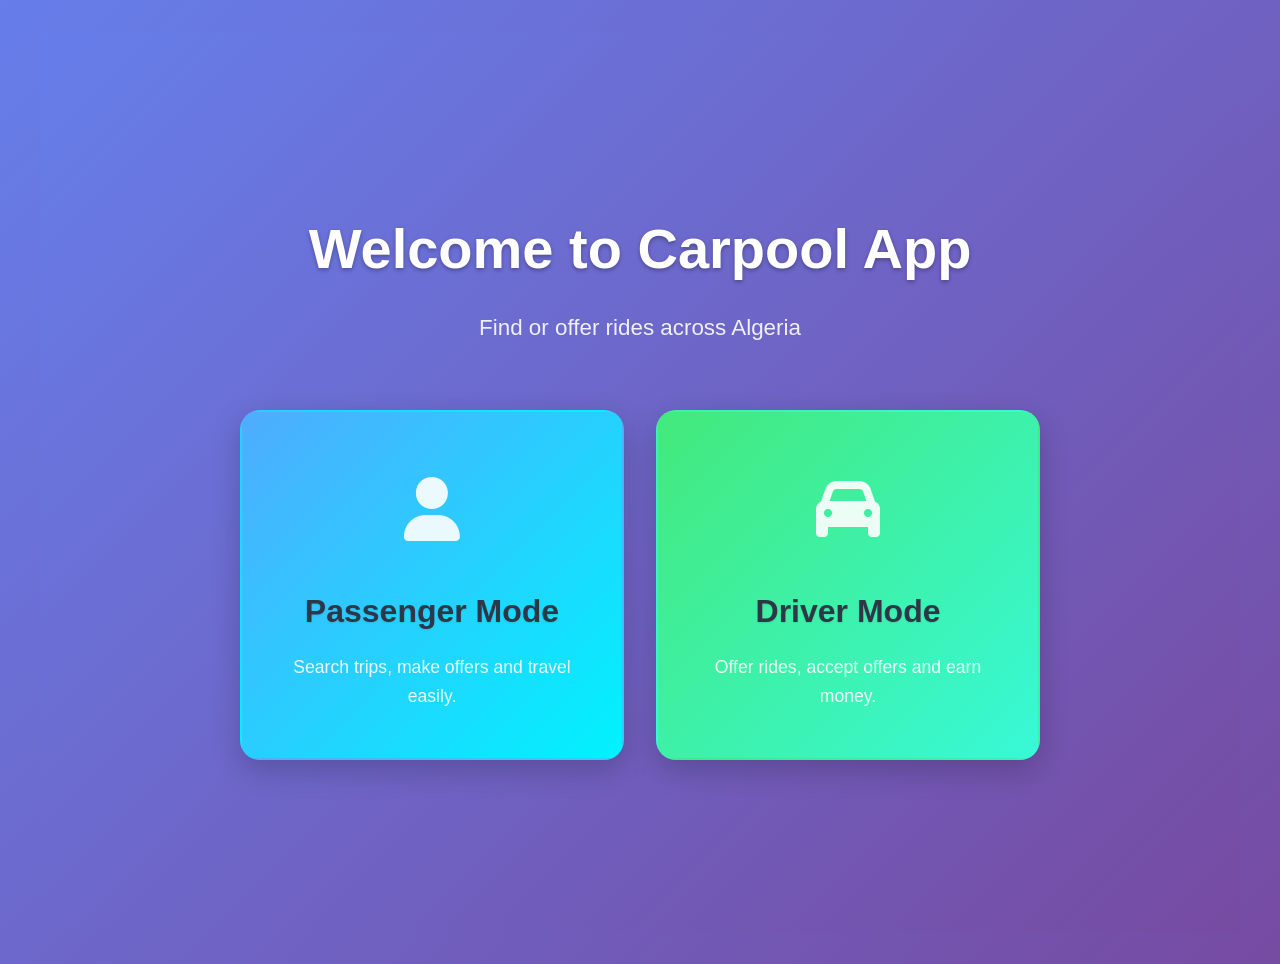
<file: static/index.html>
<!DOCTYPE html>
<html lang="fr">
<head>
    <meta charset="UTF-8">
    <meta name="viewport" content="width=device-width, initial-scale=1.0">
    <title>Carpooling App</title>
    <script>
        // Redirect to new home page
        window.location.href = '/static/pages/home.html';
    </script>
</head>
<body>
    <p>Redirecting to the new home page...</p>
</body>
</html>
                </div>
            </section>
        </div>
    </main>
    <footer>
        <p>&copy; 2026 Carpooling App. All rights reserved.</p>
    </footer>
</body>
</html>
</file>
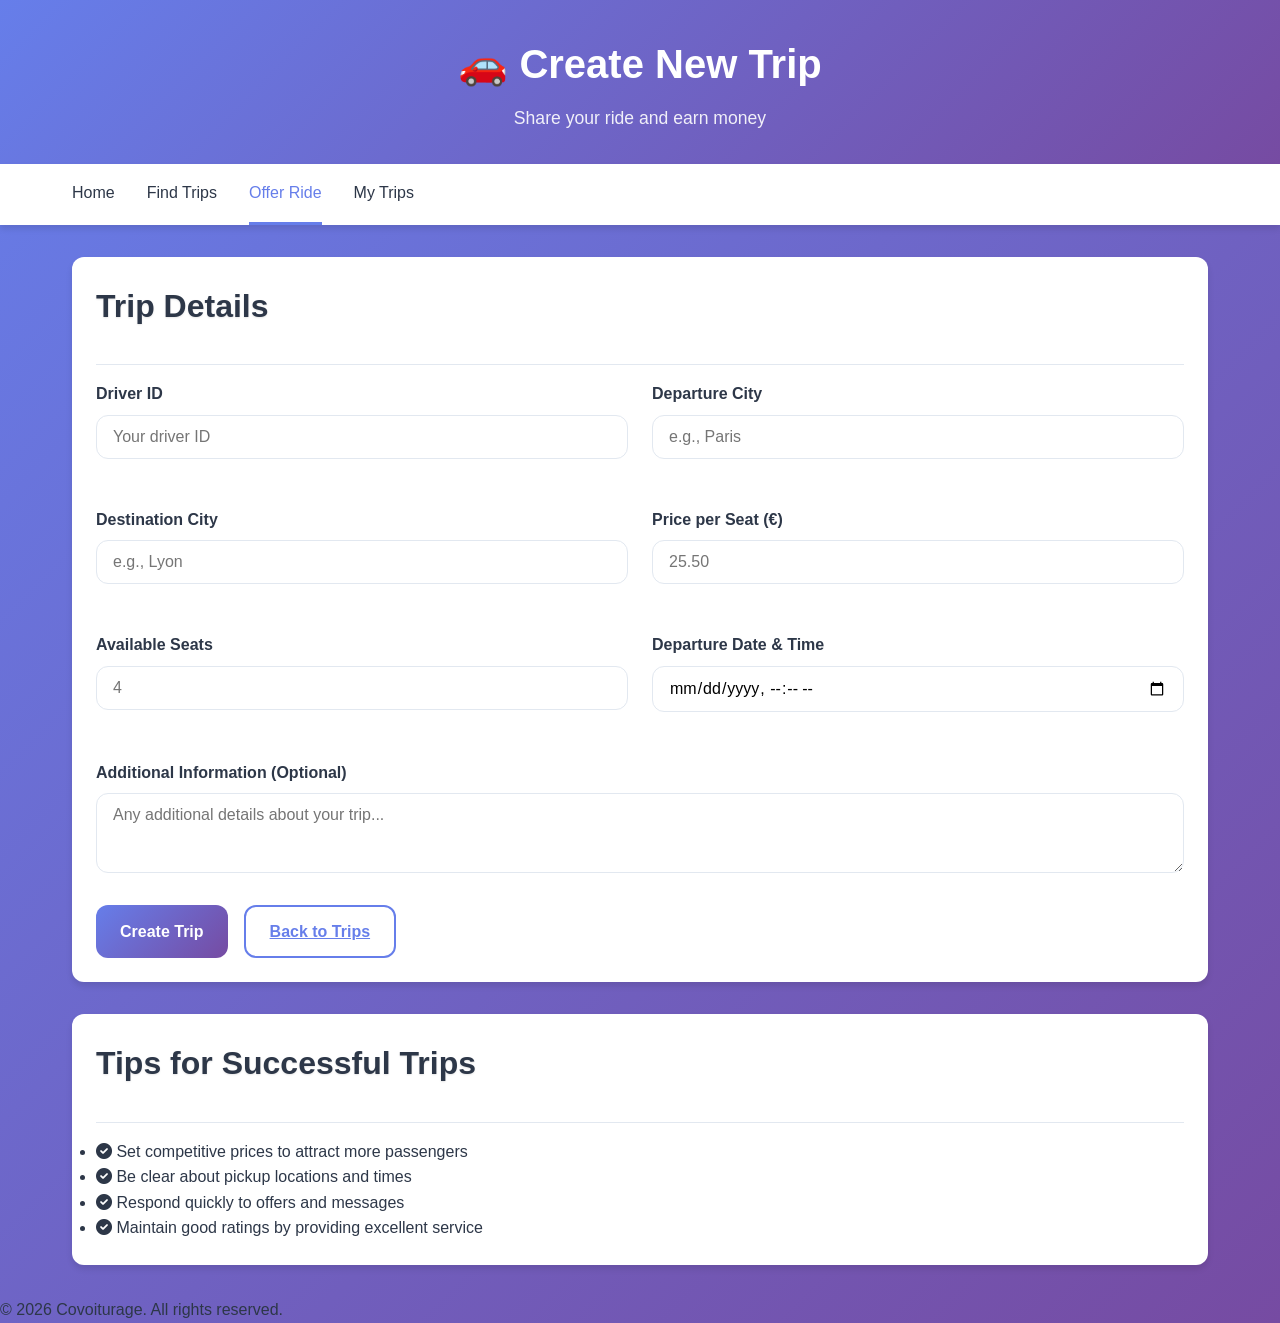
<file: static/create_trip.html>
<!DOCTYPE html>
<html lang="fr">
<head>
    <meta charset="UTF-8">
    <meta name="viewport" content="width=device-width, initial-scale=1.0">
    <title>Create Trip - Redirecting</title>
    <script>
        // Redirect to new create trip page
        window.location.href = '/static/pages/create_trip.html';
    </script>
</head>
<body>
    <p>Redirecting to the new create trip page...</p>
</body>
</html>
</file>
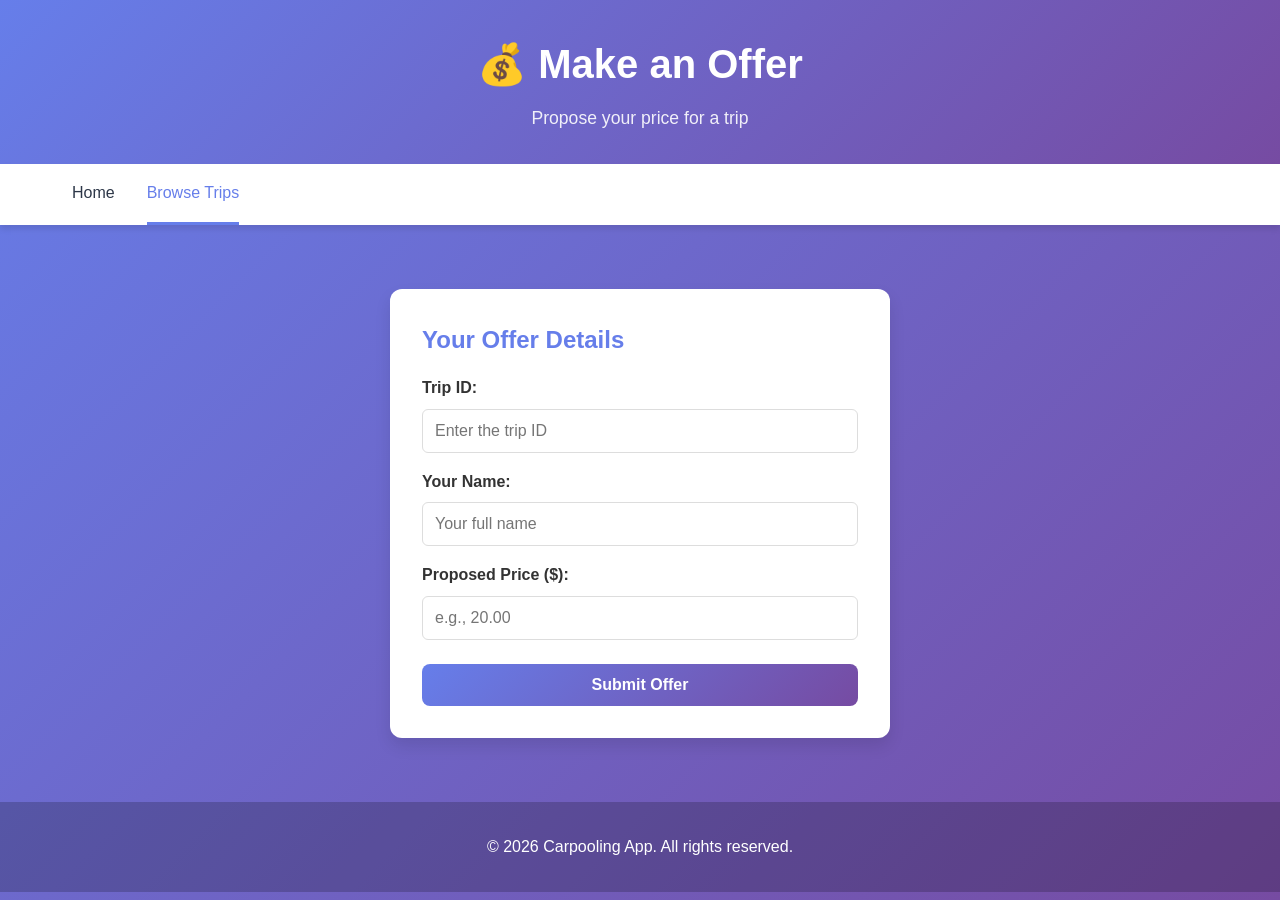
<file: static/offer.html>
<!DOCTYPE html>
<html lang="en">
<head>
    <meta charset="UTF-8">
    <meta name="viewport" content="width=device-width, initial-scale=1.0">
    <title>Make an Offer - Carpooling</title>
    <link rel="stylesheet" href="/static/styles.css">
</head>
<body>
    <header>
        <div class="header-content">
            <h1>💰 Make an Offer</h1>
            <p class="header-subtitle">Propose your price for a trip</p>
        </div>
    </header>
    <nav class="navbar">
        <div class="nav-container">
            <a href="/static/index.html" class="nav-link">Home</a>
            <a href="/static/trips.html" class="nav-link active">Browse Trips</a>
        </div>
    </nav>
    <main>
        <form id="make-offer-form">
            <h2 style="color: #667eea; margin-top: 0;">Your Offer Details</h2>
            
            <label for="trip_id">Trip ID:</label>
            <input type="number" id="trip_id" name="trip_id" required placeholder="Enter the trip ID">
            
            <label for="passenger_name">Your Name:</label>
            <input type="text" id="passenger_name" name="passenger_name" required placeholder="Your full name">
            
            <label for="proposed_price">Proposed Price ($):</label>
            <input type="number" id="proposed_price" name="proposed_price" step="0.01" required placeholder="e.g., 20.00">
            
            <button type="submit">Submit Offer</button>
        </form>
    </main>
    <footer>
        <p>&copy; 2026 Carpooling App. All rights reserved.</p>
    </footer>
    <script src="/static/app.js"></script>
    <script>
        if (document.getElementById('make-offer-form')) {
            document.getElementById('make-offer-form').addEventListener('submit', function(e) {
                e.preventDefault();
                const formData = new FormData(e.target);
                const data = {
                    trip_id: parseInt(formData.get('trip_id')),
                    passenger_name: formData.get('passenger_name'),
                    proposed_price: parseFloat(formData.get('proposed_price'))
                };
                fetch('http://localhost:8000/offers', {
                    method: 'POST',
                    headers: {'Content-Type': 'application/json'},
                    body: JSON.stringify(data)
                })
                .then(response => {
                    if (!response.ok) throw new Error('Failed to submit offer');
                    return response.json();
                })
                .then(data => {
                    alert('Offer submitted successfully! Offer ID: ' + data.id);
                    document.getElementById('make-offer-form').reset();
                })
                .catch(error => {
                    console.error('Error:', error);
                    alert('Error submitting offer: ' + error.message);
                });
            });
        }
    </script>
</body>
</html>
</file>
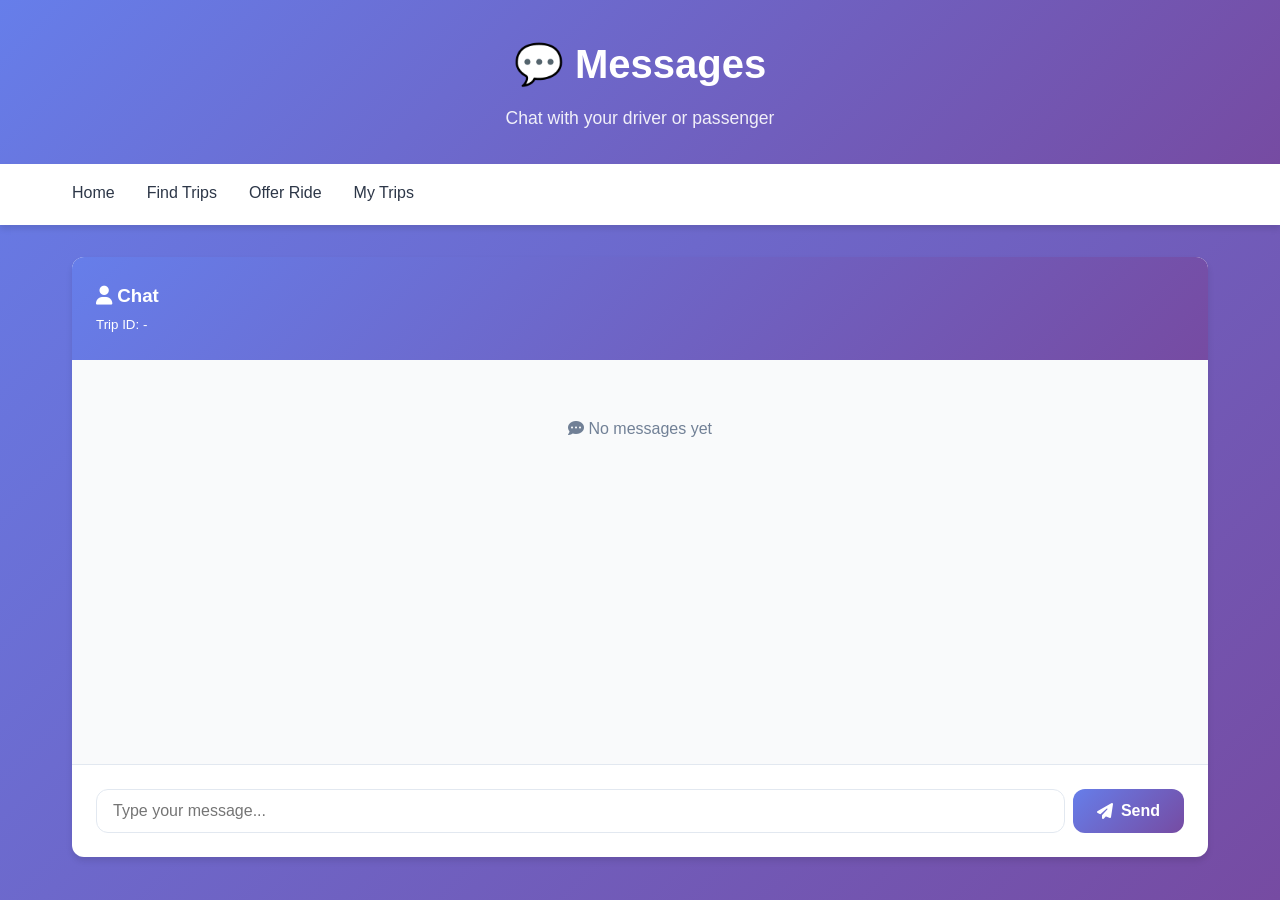
<file: static/pages/chat.html>
<!DOCTYPE html>
<html lang="en">
<head>
    <meta charset="UTF-8">
    <meta name="viewport" content="width=device-width, initial-scale=1.0">
    <title>Chat - Covoiturage Algeria</title>
    <link rel="stylesheet" href="/static/css/style.css">
    <link href="https://cdnjs.cloudflare.com/ajax/libs/font-awesome/6.4.0/css/all.min.css" rel="stylesheet">
</head>
<body>
    <header>
        <div class="header-content">
            <h1>💬 Messages</h1>
            <p class="header-subtitle">Chat with your driver or passenger</p>
        </div>
    </header>

    <nav class="navbar">
        <div class="nav-container">
            <a href="/static/pages/home.html" class="nav-link">Home</a>
            <a href="/static/pages/trips.html" class="nav-link">Find Trips</a>
            <a href="/static/pages/create_trip.html" class="nav-link">Offer Ride</a>
            <a href="/static/pages/trip_history.html" class="nav-link">My Trips</a>
        </div>
    </nav>

    <main>
        <div id="alerts-container"></div>

        <div class="chat-container">
            <div class="chat-header">
                <div>
                    <h3><i class="fas fa-user"></i> <span id="partner-name">Chat</span></h3>
                    <small>Trip ID: <span id="trip-id-display">-</span></small>
                </div>
            </div>
            
            <div class="chat-messages" id="messages-container">
                <div class="text-center" style="padding: 2rem; color: var(--text-light);">
                    <p><i class="fas fa-commenting"></i> No messages yet</p>
                </div>
            </div>
            
            <div class="chat-input-area">
                <form id="message-form" class="input-group">
                    <input type="hidden" id="chat-trip-id">
                    <input type="hidden" id="chat-sender-id" value="1">
                    <input type="text" id="message-input" class="form-input" placeholder="Type your message..." required>
                    <button type="submit" class="btn btn-primary">
                        <i class="fas fa-paper-plane"></i> Send
                    </button>
                </form>
            </div>
        </div>
    </main>

    <script src="/static/js/app.js"></script>
    <script>
        document.addEventListener('DOMContentLoaded', () => {
            const urlParams = new URLSearchParams(window.location.search);
            const tripId = urlParams.get('trip_id');
            const partnerName = urlParams.get('partner_name') || 'User';
            
            if (tripId) {
                document.getElementById('chat-trip-id').value = tripId;
                document.getElementById('trip-id-display').textContent = tripId;
                document.getElementById('partner-name').textContent = partnerName;
                loadChatMessages(tripId);
            }
            
            document.getElementById('message-form').addEventListener('submit', sendMessage);
        });

        function loadChatMessages(tripId) {
            fetch(`/messages/${tripId}`)
                .then(res => res.json())
                .then(messages => {
                    const container = document.getElementById('messages-container');
                    if (!messages || messages.length === 0) {
                        container.innerHTML = '<div class="text-center" style="padding: 2rem; color: var(--text-light);"><p><i class="fas fa-commenting"></i> No messages yet</p></div>';
                        return;
                    }

                    container.innerHTML = messages.map(msg => `
                        <div class="message ${msg.sender_id == 1 ? 'sent' : 'received'}">
                            <div class="message-bubble">
                                ${msg.message}
                                <div class="message-time">${new Date(msg.created_at).toLocaleTimeString()}</div>
                            </div>
                        </div>
                    `).join('');
                    
                    container.scrollTop = container.scrollHeight;
                })
                .catch(err => showError('Failed to load messages'));
        }

        function sendMessage(e) {
            e.preventDefault();
            
            const tripId = document.getElementById('chat-trip-id').value;
            const message = document.getElementById('message-input').value;
            const senderId = parseInt(document.getElementById('chat-sender-id').value);
            
            fetch('/messages', {
                method: 'POST',
                headers: { 'Content-Type': 'application/json' },
                body: JSON.stringify({
                    trip_id: parseInt(tripId),
                    sender_id: senderId,
                    receiver_id: senderId === 1 ? 2 : 1,
                    message: message
                })
            })
            .then(res => res.json())
            .then(() => {
                document.getElementById('message-input').value = '';
                loadChatMessages(tripId);
                showSuccess('Message sent!');
            })
            .catch(err => showError('Failed to send message'));
        }
    </script>
</body>
</html>
</file>
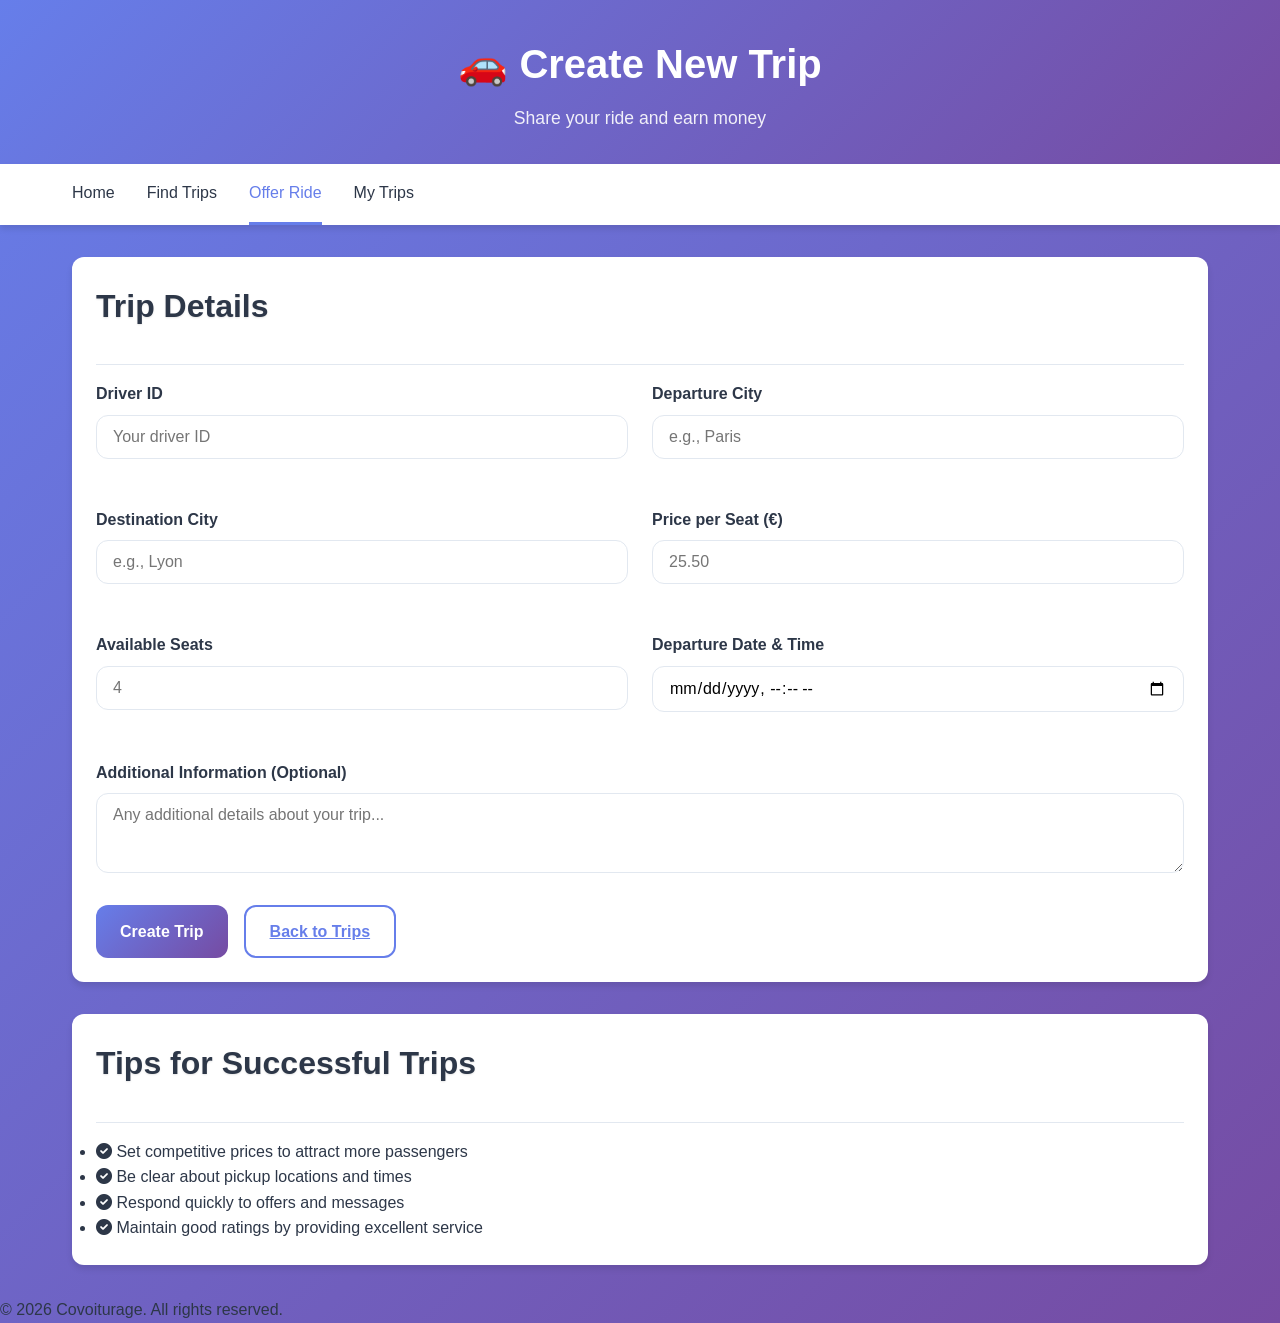
<file: static/pages/create_trip.html>
<!DOCTYPE html>
<html lang="fr">
<head>
    <meta charset="UTF-8">
    <meta name="viewport" content="width=device-width, initial-scale=1.0">
    <title>Create Trip - Covoiturage</title>
    <link rel="stylesheet" href="/static/css/style.css">
    <link href="https://cdnjs.cloudflare.com/ajax/libs/font-awesome/6.0.0/css/all.min.css" rel="stylesheet">
</head>
<body>
    <header>
        <div class="header-content">
            <h1>🚗 Create New Trip</h1>
            <p class="header-subtitle">Share your ride and earn money</p>
        </div>
    </header>

    <nav class="navbar">
        <div class="nav-container">
            <a href="/static/pages/home.html" class="nav-link">Home</a>
            <a href="/static/pages/trips.html" class="nav-link">Find Trips</a>
            <a href="/static/pages/create_trip.html" class="nav-link active">Offer Ride</a>
            <a href="/static/pages/trip_history.html" class="nav-link">My Trips</a>
        </div>
    </nav>

    <main>
        <div class="card">
            <div class="card-header">
                <h2 class="card-title">Trip Details</h2>
            </div>

            <form id="create-trip-form">
                <div class="form-row">
                    <div class="form-group">
                        <label for="driver_id" class="form-label">Driver ID</label>
                        <input type="number" id="driver_id" name="driver_id" class="form-input" required placeholder="Your driver ID">
                    </div>

                    <div class="form-group">
                        <label for="departure_city" class="form-label">Departure City</label>
                        <input type="text" id="departure_city" name="departure_city" class="form-input" required placeholder="e.g., Paris">
                    </div>
                </div>

                <div class="form-row">
                    <div class="form-group">
                        <label for="destination_city" class="form-label">Destination City</label>
                        <input type="text" id="destination_city" name="destination_city" class="form-input" required placeholder="e.g., Lyon">
                    </div>

                    <div class="form-group">
                        <label for="price" class="form-label">Price per Seat (€)</label>
                        <input type="number" id="price" name="price" class="form-input" step="0.01" required placeholder="25.50">
                    </div>
                </div>

                <div class="form-row">
                    <div class="form-group">
                        <label for="available_seats" class="form-label">Available Seats</label>
                        <input type="number" id="available_seats" name="available_seats" class="form-input" required placeholder="4">
                    </div>

                    <div class="form-group">
                        <label for="departure_date" class="form-label">Departure Date & Time</label>
                        <input type="datetime-local" id="departure_date" name="departure_date" class="form-input" required>
                    </div>
                </div>

                <div class="form-group">
                    <label for="description" class="form-label">Additional Information (Optional)</label>
                    <textarea id="description" name="description" class="form-input" rows="3" placeholder="Any additional details about your trip..."></textarea>
                </div>

                <div class="form-actions">
                    <button type="submit" class="btn btn-primary">Create Trip</button>
                    <a href="/static/pages/trips.html" class="btn btn-outline">Back to Trips</a>
                </div>
            </form>
        </div>

        <div class="card">
            <div class="card-header">
                <h3 class="card-title">Tips for Successful Trips</h3>
            </div>
            <ul class="tips-list">
                <li><i class="fas fa-check-circle"></i> Set competitive prices to attract more passengers</li>
                <li><i class="fas fa-check-circle"></i> Be clear about pickup locations and times</li>
                <li><i class="fas fa-check-circle"></i> Respond quickly to offers and messages</li>
                <li><i class="fas fa-check-circle"></i> Maintain good ratings by providing excellent service</li>
            </ul>
        </div>
    </main>

    <footer>
        <p>&copy; 2026 Covoiturage. All rights reserved.</p>
    </footer>

    <script src="/static/js/app.js"></script>
</body>
</html>
</file>
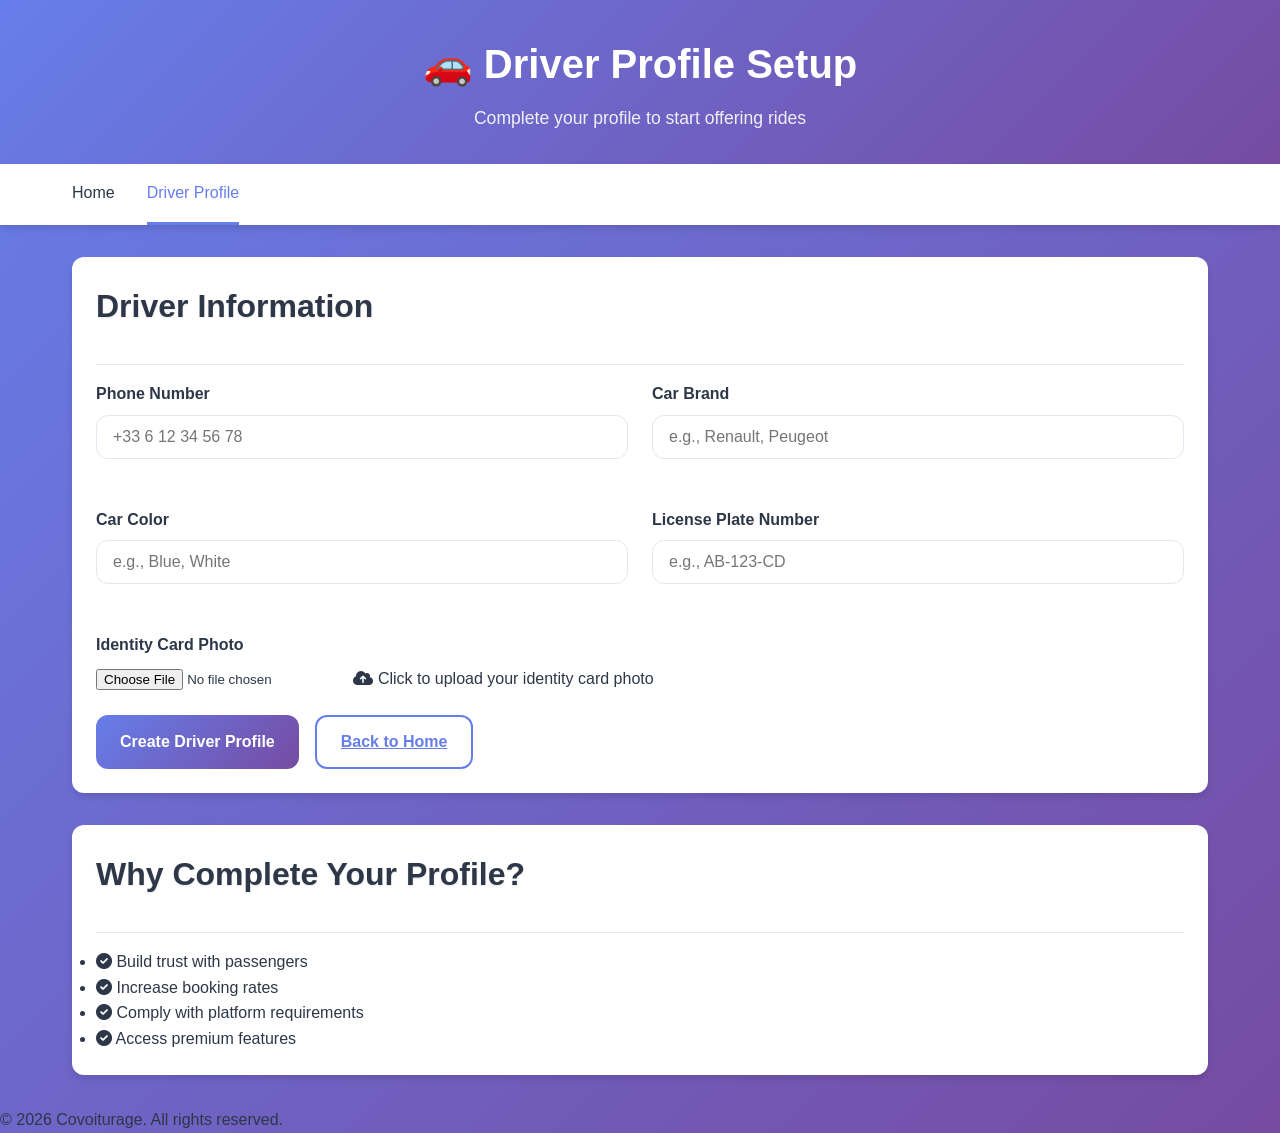
<file: static/pages/driver_profile.html>
<!DOCTYPE html>
<html lang="fr">
<head>
    <meta charset="UTF-8">
    <meta name="viewport" content="width=device-width, initial-scale=1.0">
    <title>Driver Profile - Covoiturage</title>
    <link rel="stylesheet" href="/static/css/style.css">
    <link href="https://cdnjs.cloudflare.com/ajax/libs/font-awesome/6.0.0/css/all.min.css" rel="stylesheet">
</head>
<body>
    <header>
        <div class="header-content">
            <h1>🚗 Driver Profile Setup</h1>
            <p class="header-subtitle">Complete your profile to start offering rides</p>
        </div>
    </header>

    <nav class="navbar">
        <div class="nav-container">
            <a href="/static/pages/home.html" class="nav-link">Home</a>
            <a href="/static/pages/driver_profile.html" class="nav-link active">Driver Profile</a>
        </div>
    </nav>

    <main>
        <div class="card">
            <div class="card-header">
                <h2 class="card-title">Driver Information</h2>
            </div>

            <form id="driver-profile-form">
                <div class="form-row">
                    <div class="form-group">
                        <label for="phone_number" class="form-label">Phone Number</label>
                        <input type="tel" id="phone_number" name="phone_number" class="form-input" required placeholder="+33 6 12 34 56 78">
                    </div>

                    <div class="form-group">
                        <label for="car_brand" class="form-label">Car Brand</label>
                        <input type="text" id="car_brand" name="car_brand" class="form-input" required placeholder="e.g., Renault, Peugeot">
                    </div>
                </div>

                <div class="form-row">
                    <div class="form-group">
                        <label for="car_color" class="form-label">Car Color</label>
                        <input type="text" id="car_color" name="car_color" class="form-input" required placeholder="e.g., Blue, White">
                    </div>

                    <div class="form-group">
                        <label for="car_plate_number" class="form-label">License Plate Number</label>
                        <input type="text" id="car_plate_number" name="car_plate_number" class="form-input" required placeholder="e.g., AB-123-CD">
                    </div>
                </div>

                <div class="form-group">
                    <label for="identity_card_photo" class="form-label">Identity Card Photo</label>
                    <div class="file-upload">
                        <input type="file" id="identity_card_photo" name="identity_card_photo" accept="image/*" required>
                        <label for="identity_card_photo" class="file-upload-label">
                            <i class="fas fa-cloud-upload-alt"></i>
                            <span>Click to upload your identity card photo</span>
                        </label>
                    </div>
                </div>

                <div class="form-actions">
                    <button type="submit" class="btn btn-primary">Create Driver Profile</button>
                    <a href="/static/pages/home.html" class="btn btn-outline">Back to Home</a>
                </div>
            </form>
        </div>

        <div class="card">
            <div class="card-header">
                <h3 class="card-title">Why Complete Your Profile?</h3>
            </div>
            <ul class="benefits-list">
                <li><i class="fas fa-check-circle"></i> Build trust with passengers</li>
                <li><i class="fas fa-check-circle"></i> Increase booking rates</li>
                <li><i class="fas fa-check-circle"></i> Comply with platform requirements</li>
                <li><i class="fas fa-check-circle"></i> Access premium features</li>
            </ul>
        </div>
    </main>

    <footer>
        <p>&copy; 2026 Covoiturage. All rights reserved.</p>
    </footer>

    <script src="/static/js/app.js"></script>
</body>
</html>
</file>
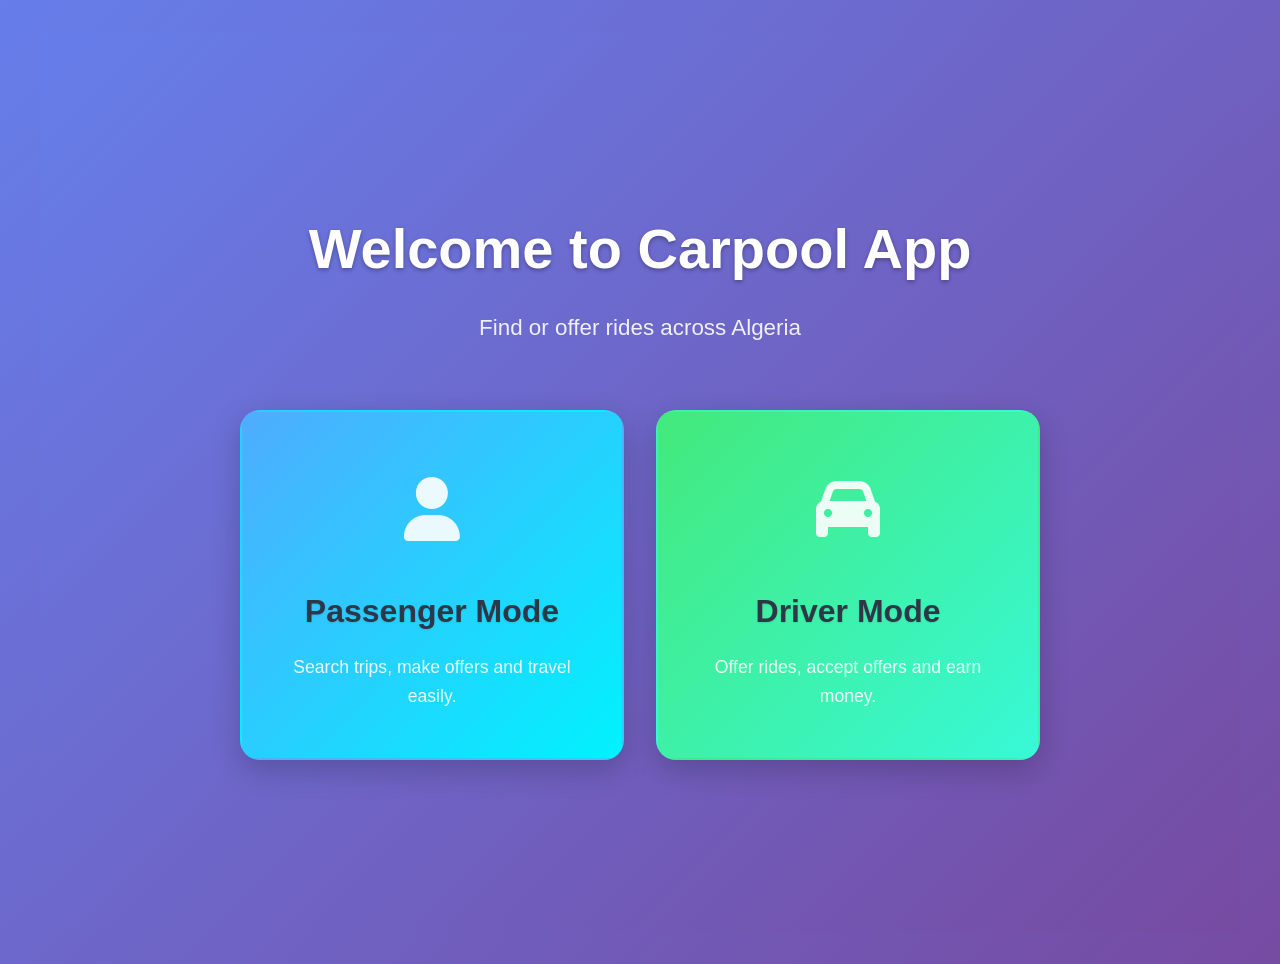
<file: static/pages/home.html>
<!DOCTYPE html>
<html lang="fr">
<head>
    <meta charset="UTF-8">
    <meta name="viewport" content="width=device-width, initial-scale=1.0">
    <title>Carpool App - Welcome</title>
    <link rel="stylesheet" href="/static/css/style.css">
    <link href="https://cdnjs.cloudflare.com/ajax/libs/font-awesome/6.0.0/css/all.min.css" rel="stylesheet">
</head>
<body>
    <main class="home-main">
        <!-- Welcome Section -->
        <section class="welcome-section">
            <h1 class="welcome-title">Welcome to Carpool App</h1>
            <p class="welcome-subtitle">Find or offer rides across Algeria</p>
        </section>

        <!-- Mode Selection Cards -->
        <section class="mode-selection">
            <div class="mode-card passenger-card" onclick="window.location.href='/static/pages/trips.html'">
                <div class="card-icon">
                    <i class="fas fa-user"></i>
                </div>
                <h3 class="card-title">Passenger Mode</h3>
                <p class="card-description">Search trips, make offers and travel easily.</p>
            </div>

            <div class="mode-card driver-card" onclick="window.location.href='/static/pages/driver_profile.html'">
                <div class="card-icon">
                    <i class="fas fa-car"></i>
                </div>
                <h3 class="card-title">Driver Mode</h3>
                <p class="card-description">Offer rides, accept offers and earn money.</p>
            </div>
        </section>
    </main>

    <script src="/static/js/app.js"></script>
</body>
</html>
</file>
<file: static/styles.css>
/* Redirect to new CSS file */
@import url('/static/css/style.css');
    color: #333;
    text-decoration: none;
    font-weight: 500;
    padding: 0.5rem 1rem;
    border-radius: 4px;
    transition: all 0.3s ease;
}

.nav-link:hover,
.nav-link.active {
    background-color: #667eea;
    color: white;
}

main {
    max-width: 1200px;
    margin: 2rem auto;
    padding: 2rem 1rem;
}

.trips-grid {
    display: grid;
    grid-template-columns: repeat(auto-fill, minmax(350px, 1fr));
    gap: 2rem;
    margin-bottom: 2rem;
}

.trip-card {
    background: white;
    border-radius: 12px;
    padding: 1.5rem;
    box-shadow: 0 8px 16px rgba(0, 0, 0, 0.1);
    transition: all 0.3s ease;
    border: 1px solid #e0e0e0;
}

.trip-card:hover {
    transform: translateY(-5px);
    box-shadow: 0 12px 24px rgba(0, 0, 0, 0.15);
}

.trip-header {
    display: flex;
    justify-content: space-between;
    align-items: center;
    margin-bottom: 1rem;
    border-bottom: 2px solid #f0f0f0;
    padding-bottom: 1rem;
}

.trip-header h3 {
    font-size: 1.3rem;
    color: #667eea;
    margin: 0;
}

.trip-status {
    background-color: #4caf50;
    color: white;
    padding: 0.25rem 0.75rem;
    border-radius: 20px;
    font-size: 0.85rem;
    font-weight: 600;
}

.trip-details {
    margin: 1.5rem 0;
}

.trip-route {
    display: flex;
    align-items: center;
    justify-content: space-between;
    margin-bottom: 1.5rem;
}

.city {
    flex: 1;
}

.city .label {
    font-size: 0.85rem;
    color: #999;
    text-transform: uppercase;
    font-weight: 600;
}

.city .value {
    font-size: 1.2rem;
    font-weight: 600;
    color: #333;
    margin-top: 0.25rem;
}

.arrow {
    margin: 0 1rem;
    font-size: 1.5rem;
    color: #667eea;
}

.trip-info {
    display: flex;
    gap: 1.5rem;
    padding: 1rem;
    background-color: #f8f9fa;
    border-radius: 8px;
}

.info-item {
    flex: 1;
    display: flex;
    flex-direction: column;
}

.info-item .label {
    font-size: 0.85rem;
    color: #999;
    text-transform: uppercase;
    font-weight: 600;
}

.info-item .value {
    font-size: 1.3rem;
    font-weight: 700;
    color: #667eea;
    margin-top: 0.25rem;
}

.btn-offer {
    width: 100%;
    padding: 0.75rem 1.5rem;
    margin-top: 1.5rem;
    background: linear-gradient(135deg, #667eea 0%, #764ba2 100%);
    color: white;
    border: none;
    border-radius: 8px;
    font-size: 1rem;
    font-weight: 600;
    cursor: pointer;
    transition: all 0.3s ease;
}

.btn-offer:hover {
    transform: scale(1.02);
    box-shadow: 0 6px 12px rgba(102, 126, 234, 0.4);
}

.btn-offer:active {
    transform: scale(0.98);
}

.loading,
.no-trips,
.error {
    text-align: center;
    padding: 2rem;
    font-size: 1rem;
}

.loading {
    color: #667eea;
    font-weight: 600;
}

.no-trips {
    color: #999;
    background: white;
    border-radius: 8px;
    padding: 2rem;
}

.error {
    color: #d32f2f;
    background: #ffebee;
    border-radius: 8px;
    padding: 1rem;
    border-left: 4px solid #d32f2f;
}

form {
    background: white;
    border-radius: 12px;
    padding: 2rem;
    max-width: 500px;
    margin: 0 auto;
    box-shadow: 0 8px 16px rgba(0, 0, 0, 0.1);
    display: flex;
    flex-direction: column;
}

label {
    margin-top: 1rem;
    font-weight: 600;
    color: #333;
}

input,
select,
textarea {
    padding: 0.75rem;
    margin-top: 0.5rem;
    border: 1px solid #ddd;
    border-radius: 6px;
    font-size: 1rem;
    transition: border-color 0.3s ease;
}

input:focus,
select:focus,
textarea:focus {
    outline: none;
    border-color: #667eea;
    box-shadow: 0 0 0 3px rgba(102, 126, 234, 0.1);
}

button {
    margin-top: 1.5rem;
    padding: 0.75rem 1.5rem;
    background: linear-gradient(135deg, #667eea 0%, #764ba2 100%);
    color: white;
    border: none;
    border-radius: 8px;
    font-size: 1rem;
    font-weight: 600;
    cursor: pointer;
    transition: all 0.3s ease;
}

button:hover {
    transform: scale(1.02);
    box-shadow: 0 6px 12px rgba(102, 126, 234, 0.4);
}

button:active {
    transform: scale(0.98);
}

footer {
    background-color: rgba(0, 0, 0, 0.2);
    color: white;
    text-align: center;
    padding: 2rem 1rem;
    margin-top: 2rem;
}

@media (max-width: 768px) {
    .header-content h1 {
        font-size: 2rem;
    }

    .nav-container {
        flex-direction: column;
        gap: 0.5rem;
    }

    .nav-link {
        display: block;
        text-align: center;
    }

    .trips-grid {
        grid-template-columns: 1fr;
    }

    .trip-route {
        flex-direction: column;
    }

    .arrow {
        margin: 0.5rem 0;
        transform: rotate(90deg);
    }

    .trip-info {
        flex-direction: column;
    }
}

@media (max-width: 480px) {
    header {
        padding: 1.5rem 1rem;
    }

    main {
        padding: 1rem;
    }

    form {
        padding: 1.5rem;
    }

    .trip-card {
        padding: 1rem;
    }
}
</file>
<file: static/css/style.css>
:root {
    --primary-color: #667eea;
    --secondary-color: #764ba2;
    --accent-color: #f093fb;
    --success-color: #48bb78;
    --warning-color: #ed8936;
    --danger-color: #f56565;
    --light-bg: #f7fafc;
    --dark-bg: #1a202c;
    --border-color: #e2e8f0;
    --text-dark: #2d3748;
    --text-light: #718096;
    --shadow: 0 4px 6px rgba(0, 0, 0, 0.1);
    --shadow-lg: 0 10px 25px rgba(0, 0, 0, 0.15);
    --border-radius: 12px;
}

* {
    margin: 0;
    padding: 0;
    box-sizing: border-box;
}

body {
    font-family: 'Segoe UI', Tahoma, Geneva, Verdana, sans-serif;
    background: linear-gradient(135deg, #667eea 0%, #764ba2 100%);
    min-height: 100vh;
    color: var(--text-dark);
    line-height: 1.6;
}

header {
    background: linear-gradient(135deg, var(--primary-color) 0%, var(--secondary-color) 100%);
    color: white;
    padding: 2rem;
    text-align: center;
    box-shadow: var(--shadow-lg);
}

.header-content h1 {
    font-size: 2.5rem;
    margin-bottom: 0.5rem;
}

.header-subtitle {
    font-size: 1.1rem;
    opacity: 0.9;
}

.navbar {
    background: white;
    box-shadow: var(--shadow);
    position: sticky;
    top: 0;
    z-index: 100;
}

.nav-container {
    max-width: 1200px;
    margin: 0 auto;
    padding: 0 2rem;
    display: flex;
    align-items: center;
    gap: 2rem;
}

.nav-link {
    color: var(--text-dark);
    text-decoration: none;
    padding: 1rem 0;
    border-bottom: 3px solid transparent;
    transition: all 0.3s ease;
    font-weight: 500;
}

.nav-link:hover,
.nav-link.active {
    color: var(--primary-color);
    border-bottom-color: var(--primary-color);
}

main {
    max-width: 1200px;
    margin: 2rem auto;
    padding: 0 2rem;
}

.card {
    background: white;
    border-radius: var(--border-radius);
    box-shadow: var(--shadow);
    padding: 1.5rem;
    margin-bottom: 2rem;
    transition: all 0.3s ease;
}

.card:hover {
    box-shadow: var(--shadow-lg);
    transform: translateY(-2px);
}

.card-header {
    border-bottom: 1px solid var(--border-color);
    padding-bottom: 1rem;
    margin-bottom: 1rem;
}

.card-title {
    font-size: 1.5rem;
    color: var(--text-dark);
    margin: 0;
}

.form-group {
    margin-bottom: 1.5rem;
}

.form-label {
    display: block;
    margin-bottom: 0.5rem;
    font-weight: 600;
    color: var(--text-dark);
}

.form-input,
.form-textarea,
.form-select {
    width: 100%;
    padding: 0.75rem 1rem;
    border: 1px solid var(--border-color);
    border-radius: var(--border-radius);
    font-size: 1rem;
    transition: all 0.3s ease;
    font-family: inherit;
}

.form-input:focus,
.form-textarea:focus,
.form-select:focus {
    outline: none;
    border-color: var(--primary-color);
    box-shadow: 0 0 0 3px rgba(102, 126, 234, 0.1);
}

.form-row {
    display: grid;
    grid-template-columns: 1fr 1fr;
    gap: 1.5rem;
    margin-bottom: 1.5rem;
}

.form-textarea {
    resize: vertical;
    min-height: 120px;
}

.btn {
    padding: 0.75rem 1.5rem;
    border: none;
    border-radius: var(--border-radius);
    font-size: 1rem;
    font-weight: 600;
    cursor: pointer;
    transition: all 0.3s ease;
    display: inline-flex;
    align-items: center;
    gap: 0.5rem;
}

.btn-primary {
    background: linear-gradient(135deg, var(--primary-color) 0%, var(--secondary-color) 100%);
    color: white;
}

.btn-primary:hover {
    box-shadow: var(--shadow-lg);
    transform: translateY(-2px);
}

.btn-success {
    background: var(--success-color);
    color: white;
}

.btn-danger {
    background: var(--danger-color);
    color: white;
}

.btn-outline {
    background: transparent;
    border: 2px solid var(--primary-color);
    color: var(--primary-color);
}

.btn-outline:hover {
    background: var(--light-bg);
}

.btn-sm {
    padding: 0.5rem 1rem;
    font-size: 0.9rem;
}

.btn-block {
    width: 100%;
    justify-content: center;
}

.form-actions {
    display: flex;
    gap: 1rem;
    margin-top: 1.5rem;
}

.trips-grid {
    display: grid;
    gap: 1.5rem;
}

@media (min-width: 768px) {
    .trips-grid {
        grid-template-columns: repeat(auto-fill, minmax(350px, 1fr));
    }
    
    .form-row {
        grid-template-columns: 1fr 1fr;
    }
}

@media (max-width: 768px) {
    .form-row {
        grid-template-columns: 1fr;
    }
    
    .trips-grid {
        grid-template-columns: 1fr;
    }
}

.trip-card {
    background: white;
    border-radius: var(--border-radius);
    overflow: hidden;
    box-shadow: var(--shadow);
    transition: all 0.3s ease;
    display: flex;
    flex-direction: column;
}

.trip-card:hover {
    box-shadow: var(--shadow-lg);
    transform: translateY(-4px);
}

.trip-header {
    background: linear-gradient(135deg, var(--primary-color) 0%, var(--secondary-color) 100%);
    color: white;
    padding: 1.5rem;
}

.trip-route {
    font-size: 1.3rem;
    font-weight: bold;
    margin-bottom: 0.5rem;
}

.trip-body {
    padding: 1.5rem;
    flex: 1;
}

.trip-info {
    display: grid;
    grid-template-columns: 1fr 1fr;
    gap: 1rem;
    margin-bottom: 1rem;
    font-size: 0.95rem;
}

.trip-info-item {
    color: var(--text-light);
}

.trip-info-label {
    font-weight: 600;
    color: var(--text-dark);
}

.trip-price {
    font-size: 2rem;
    font-weight: bold;
    color: var(--primary-color);
    margin: 1rem 0;
}

.trip-driver {
    display: flex;
    align-items: center;
    gap: 0.75rem;
    margin-bottom: 1rem;
    padding-top: 1rem;
    border-top: 1px solid var(--border-color);
}

.driver-avatar {
    width: 40px;
    height: 40px;
    border-radius: 50%;
    background: linear-gradient(135deg, var(--primary-color) 0%, var(--secondary-color) 100%);
    color: white;
    display: flex;
    align-items: center;
    justify-content: center;
    font-weight: bold;
}

.driver-name {
    font-weight: 600;
    color: var(--text-dark);
}

.driver-rating {
    font-size: 0.9rem;
    color: var(--warning-color);
}

.trip-footer {
    display: flex;
    gap: 0.75rem;
    padding-top: 1rem;
    border-top: 1px solid var(--border-color);
}

.btn-trip {
    flex: 1;
    padding: 0.75rem;
    font-size: 0.9rem;
}

.modal {
    display: none;
    position: fixed;
    top: 0;
    left: 0;
    width: 100%;
    height: 100%;
    background: rgba(0, 0, 0, 0.5);
    z-index: 1000;
    align-items: center;
    justify-content: center;
}

.modal.active {
    display: flex;
}

.modal-content {
    background: white;
    border-radius: var(--border-radius);
    padding: 2rem;
    max-width: 500px;
    width: 90%;
    max-height: 90vh;
    overflow-y: auto;
    animation: slideUp 0.3s ease;
}

@keyframes slideUp {
    from {
        transform: translateY(50px);
        opacity: 0;
    }
    to {
        transform: translateY(0);
        opacity: 1;
    }
}

.modal-header {
    display: flex;
    justify-content: space-between;
    align-items: center;
    margin-bottom: 1.5rem;
    border-bottom: 1px solid var(--border-color);
    padding-bottom: 1rem;
}

.modal-header h3 {
    margin: 0;
}

.modal-close {
    background: none;
    border: none;
    font-size: 1.5rem;
    cursor: pointer;
    color: var(--text-light);
}

.chat-container {
    display: flex;
    flex-direction: column;
    height: 600px;
    background: white;
    border-radius: var(--border-radius);
    overflow: hidden;
    box-shadow: var(--shadow);
}

.chat-header {
    background: linear-gradient(135deg, var(--primary-color) 0%, var(--secondary-color) 100%);
    color: white;
    padding: 1.5rem;
}

.chat-messages {
    flex: 1;
    overflow-y: auto;
    padding: 1.5rem;
    background: #f9fafb;
}

.message {
    margin-bottom: 1rem;
    display: flex;
    animation: fadeIn 0.3s ease;
}

@keyframes fadeIn {
    from {
        opacity: 0;
        transform: translateY(10px);
    }
    to {
        opacity: 1;
        transform: translateY(0);
    }
}

.message.sent {
    justify-content: flex-end;
}

.message-bubble {
    max-width: 70%;
    padding: 1rem;
    border-radius: var(--border-radius);
    word-wrap: break-word;
}

.message.sent .message-bubble {
    background: linear-gradient(135deg, var(--primary-color) 0%, var(--secondary-color) 100%);
    color: white;
}

.message.received .message-bubble {
    background: var(--light-bg);
    color: var(--text-dark);
}

.chat-input-area {
    padding: 1.5rem;
    border-top: 1px solid var(--border-color);
}

.input-group {
    display: flex;
    gap: 0.5rem;
}

.input-group .form-input {
    flex: 1;
    margin-bottom: 0;
}

.alert {
    padding: 1rem;
    border-radius: var(--border-radius);
    margin-bottom: 1rem;
    animation: slideDown 0.3s ease;
}

@keyframes slideDown {
    from {
        transform: translateY(-20px);
        opacity: 0;
    }
    to {
        transform: translateY(0);
        opacity: 1;
    }
}

.alert-success {
    background: rgba(72, 187, 120, 0.1);
    color: var(--success-color);
    border-left: 4px solid var(--success-color);
}

.alert-error {
    background: rgba(245, 101, 101, 0.1);
    color: var(--danger-color);
    border-left: 4px solid var(--danger-color);
}

.stars {
    display: flex;
    gap: 0.25rem;
    font-size: 1.2rem;
}

.star {
    color: #ddd;
    cursor: pointer;
    transition: color 0.3s ease;
}

.star.active {
    color: var(--warning-color);
}

.negotiation-card {
    border: 2px solid var(--border-color);
    border-radius: var(--border-radius);
    padding: 1rem;
    margin-bottom: 1rem;
}

.negotiation-status {
    display: inline-block;
    padding: 0.25rem 0.75rem;
    border-radius: 20px;
    font-size: 0.85rem;
    font-weight: 600;
    text-transform: uppercase;
}

.negotiation-status.pending {
    background: var(--warning-color);
    color: white;
}

.negotiation-status.accepted {
    background: var(--success-color);
    color: white;
}

.loader {
    border: 4px solid var(--light-bg);
    border-top: 4px solid var(--primary-color);
    border-radius: 50%;
    width: 40px;
    height: 40px;
    animation: spin 1s linear infinite;
}

@keyframes spin {
    0% { transform: rotate(0deg); }
    100% { transform: rotate(360deg); }
}

.text-center {
    text-align: center;
}

.flex-center {
    display: flex;
    align-items: center;
    justify-content: center;
}

.driver-info {
    display: flex;
    align-items: center;
    gap: 0.75rem;
}

.driver-avatar-small {
    width: 35px;
    height: 35px;
    border-radius: 50%;
    background: linear-gradient(135deg, var(--primary-color) 0%, var(--secondary-color) 100%);
    color: white;
    display: flex;
    align-items: center;
    justify-content: center;
    font-size: 0.9rem;
    flex-shrink: 0;
}

.driver-avatar-small img {
    width: 100%;
    height: 100%;
    border-radius: 50%;
    object-fit: cover;
}

.driver-rating {
    font-size: 0.8rem;
    color: var(--warning-color);
    margin-top: 0.25rem;
}

/* ============================================================================
   HOME PAGE STYLES
   ============================================================================ */

.home-main {
    min-height: 100vh;
    display: flex;
    flex-direction: column;
    justify-content: center;
    align-items: center;
    padding: 2rem;
    background: linear-gradient(135deg, #667eea 0%, #764ba2 100%);
}

.welcome-section {
    text-align: center;
    margin-bottom: 4rem;
    color: white;
}

.welcome-title {
    font-size: 3.5rem;
    font-weight: 700;
    margin-bottom: 1rem;
    text-shadow: 0 2px 4px rgba(0, 0, 0, 0.3);
}

.welcome-subtitle {
    font-size: 1.4rem;
    opacity: 0.9;
    margin-bottom: 0;
}

.mode-selection {
    display: grid;
    grid-template-columns: repeat(auto-fit, minmax(350px, 1fr));
    gap: 2rem;
    max-width: 800px;
    width: 100%;
}

.mode-card {
    background: white;
    border-radius: 20px;
    padding: 3rem 2rem;
    text-align: center;
    cursor: pointer;
    transition: all 0.4s cubic-bezier(0.175, 0.885, 0.32, 1.275);
    box-shadow: 0 10px 30px rgba(0, 0, 0, 0.2);
    border: 2px solid transparent;
    position: relative;
    overflow: hidden;
}

.mode-card::before {
    content: '';
    position: absolute;
    top: 0;
    left: 0;
    right: 0;
    bottom: 0;
    background: linear-gradient(135deg, rgba(102, 126, 234, 0.1) 0%, rgba(118, 75, 162, 0.1) 100%);
    opacity: 0;
    transition: opacity 0.3s ease;
}

.mode-card:hover::before {
    opacity: 1;
}

.mode-card:hover {
    transform: translateY(-10px) scale(1.05);
    box-shadow: 0 20px 40px rgba(0, 0, 0, 0.3);
}

.passenger-card {
    background: linear-gradient(135deg, #4facfe 0%, #00f2fe 100%);
    color: white;
}

.passenger-card:hover {
    background: linear-gradient(135deg, #4facfe 0%, #00f2fe 100%);
    box-shadow: 0 20px 40px rgba(79, 172, 254, 0.4);
}

.driver-card {
    background: linear-gradient(135deg, #43e97b 0%, #38f9d7 100%);
    color: white;
}

.driver-card:hover {
    background: linear-gradient(135deg, #43e97b 0%, #38f9d7 100%);
    box-shadow: 0 20px 40px rgba(67, 233, 123, 0.4);
}

.card-icon {
    font-size: 4rem;
    margin-bottom: 1.5rem;
    opacity: 0.9;
}

.card-title {
    font-size: 2rem;
    font-weight: 700;
    margin-bottom: 1rem;
    text-shadow: 0 1px 2px rgba(0, 0, 0, 0.1);
}

.card-description {
    font-size: 1.1rem;
    line-height: 1.6;
    opacity: 0.9;
    margin: 0;
}

@media (max-width: 768px) {
    .home-main {
        padding: 1rem;
    }
    
    .welcome-title {
        font-size: 2.5rem;
    }
    
    .welcome-subtitle {
        font-size: 1.2rem;
    }
    
    .mode-selection {
        grid-template-columns: 1fr;
        gap: 1.5rem;
    }
    
    .mode-card {
        padding: 2rem 1.5rem;
    }
    
    .card-icon {
        font-size: 3rem;
    }
    
    .card-title {
        font-size: 1.6rem;
    }
    
    .card-description {
        font-size: 1rem;
    }
}
</file>
